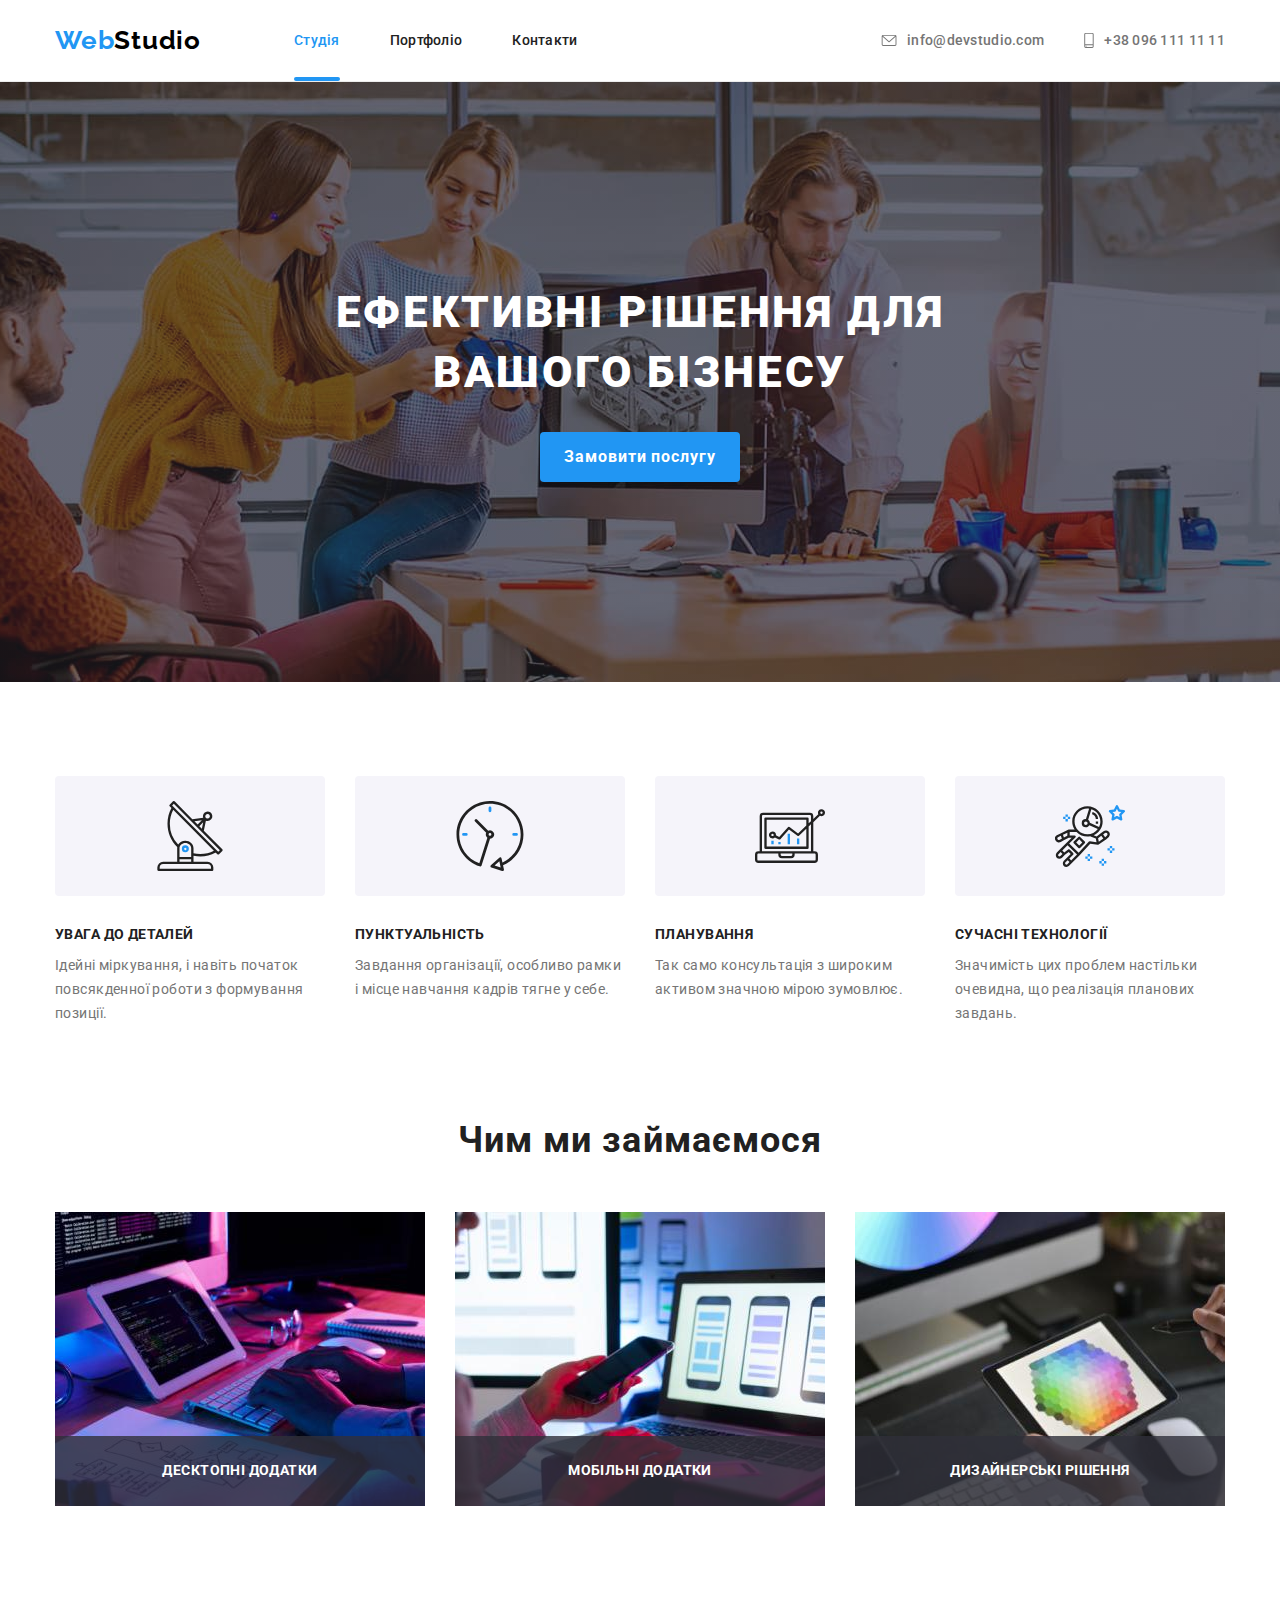
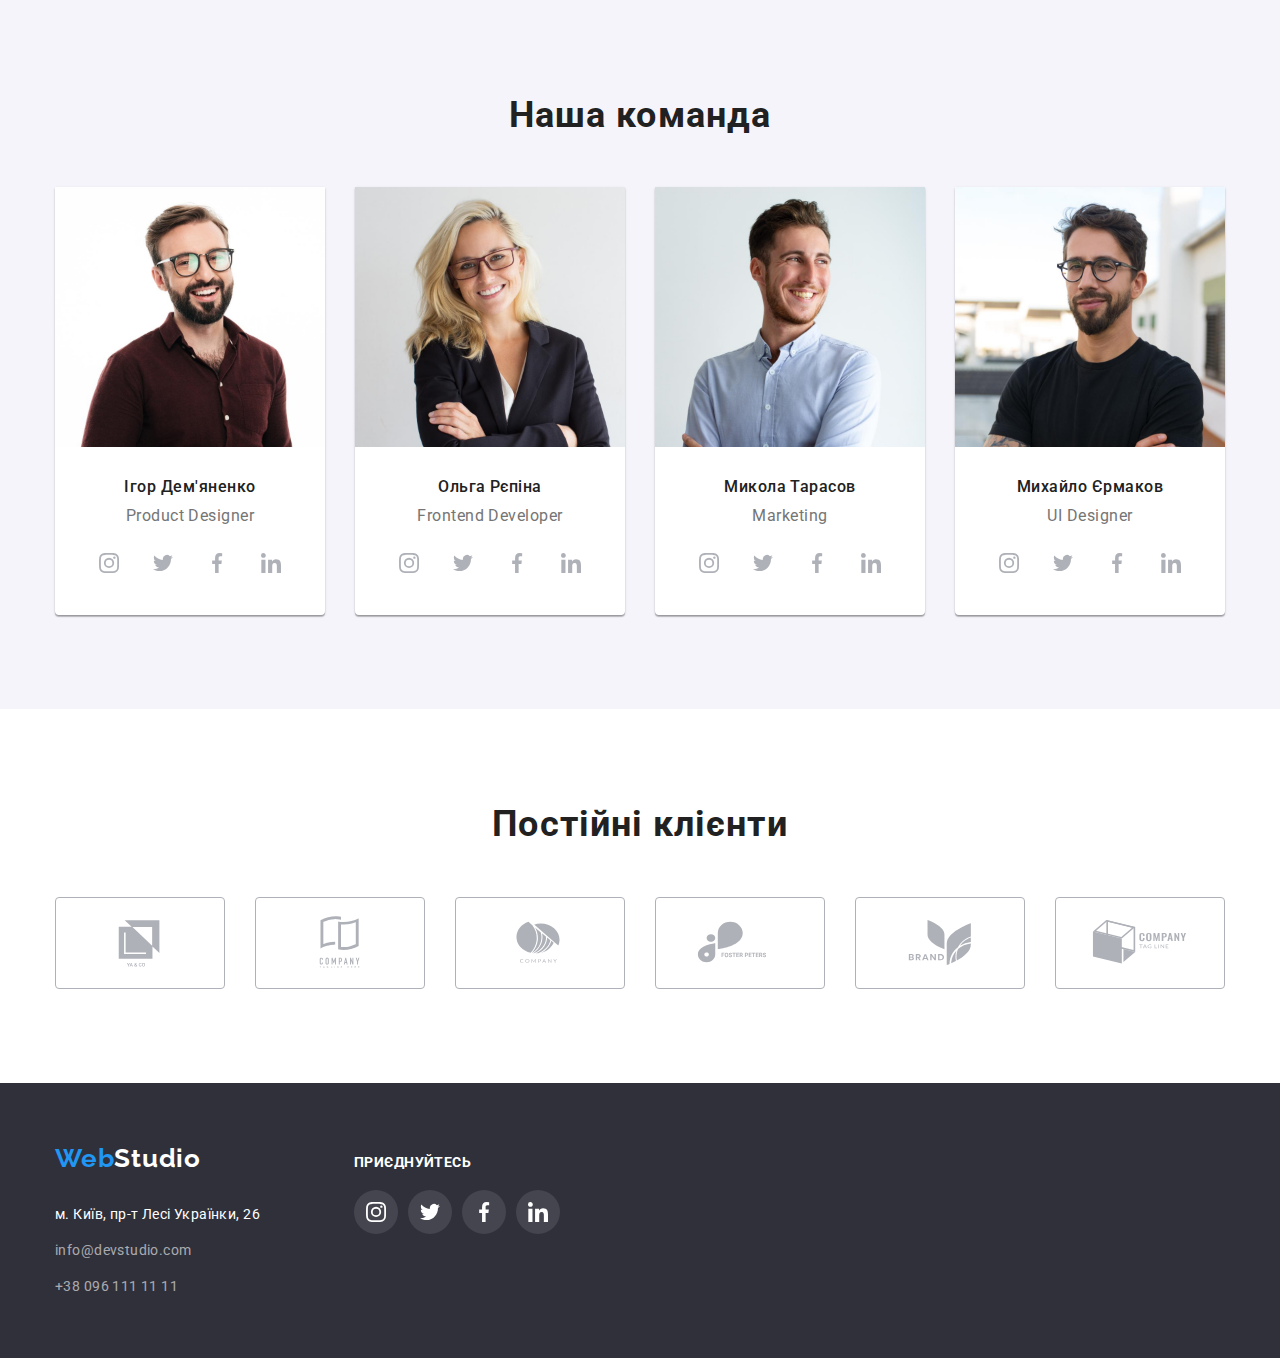
<file: index.html>
<!DOCTYPE html>
<html lang="uk">
  <head>
    <meta charset="UTF-8" />
    <meta http-equiv="X-UA-Compatible" content="IE=edge" />
    <meta name="viewport" content="width=device-width, initial-scale=1.0" />
    <title>Document</title>
    <link
      rel="stylesheet"
      href="https://cdnjs.cloudflare.com/ajax/libs/modern-normalize/2.0.0/modern-normalize.min.css"
    />
    <link rel="preconnect" href="https://fonts.googleapis.com" />
    <link rel="preconnect" href="https://fonts.gstatic.com" crossorigin />
    <link
      href="https://fonts.googleapis.com/css2?family=Raleway:wght@700&family=Roboto:wght@400;500;700;900&display=swap"
      rel="stylesheet"
    />
    <link rel="stylesheet" href="./css/styles.css" />
  </head>
  <body>
    <header>
      <div class="head-container container">
        <nav class="head-con">
          <a lang="en" href="#" class="header-logo"> <span>Web</span>Studio </a>
          <ul class="header-navigation">
            <li class="item">
              <a class="link current" href="./index.html"> Студія </a>
            </li>
            <li class="item">
              <a class="link" href="./portfolio.html"> Портфоліо </a>
            </li>
            <li class="item"><a class="link" href="#"> Контакти </a></li>
          </ul>
        </nav>
        <ul class="header-contacts">
          <li class="item">
            <a class="link" href="mailto:info@devstudio.com">
              <svg width="16" height="12" class="link-icon">
                <use href="./images/icons.svg#icon-envelope"></use>
              </svg>
              info@devstudio.com
            </a>
          </li>
          <li class="item">
            <a class="link" href="tel:380961111111">
              <svg width="10" height="16" class="link-icon">
                <use href="./images/icons.svg#icon-smartphone"></use>
              </svg>
              +38 096 111 11 11
            </a>
          </li>
        </ul>
      </div>
    </header>
    <main>
      <section class="hero">
        <div class="container">
          <h1>Ефективні рішення для вашого бізнесу</h1>
          <button data-modal-open type="button" class="hero-order">Замовити послугу</button>
        </div>
        <div data-modal class="backdrop is-hidden">
          <div class="modal">
            <button data-modal-close type="button" class="close">
              <svg width="30" height="30">
                <use href=./images/icons.svg#icon-close></use>
              </svg>
            </button>
          </div>
        </div>
      </section>
      <section class="advantages section">
        <!--Елемент потрібний для створення h3-->
        <div class="container">
          <h2 class="visually-hidden">Dummy</h2>
          <ul class="advantages-items">
            <li class="item">
              <div class="icon-box">
                <svg width="70" height="70" class="item-icon">
                  <use href="./images/icons.svg#icon-antenna-1"></use>
                </svg>
              </div>
              <h3 class="advantages-head">УВАГА ДО ДЕТАЛЕЙ</h3>
              <p class="advantages-text">
                Ідейні міркування, і навіть початок повсякденної роботи з
                формування позиції.
              </p>
            </li>
            <li class="item">
              <div class="icon-box">
                <svg width="70" height="70" class="item-icon">
                  <use href="./images/icons.svg#icon-clock-1"></use>
                </svg>
              </div>
              <h3 class="advantages-head">ПУНКТУАЛЬНІСТЬ</h3>
              <p class="advantages-text">
                Завдання організації, особливо рамки і місце навчання кадрів
                тягне у себе.
              </p>
            </li>
            <li class="item">
              <div class="icon-box">
                <svg width="70" height="70" class="item-icon">
                  <use href="./images/icons.svg#icon-diagram-1"></use>
                </svg>
              </div>
              <h3 class="advantages-head">ПЛАНУВАННЯ</h3>
              <p class="advantages-text">
                Так само консультація з широким активом значною мірою зумовлює.
              </p>
            </li>
            <li class="item">
              <div class="icon-box">
                <svg width="70" height="70" class="item-icon">
                  <use href="./images/icons.svg#icon-astronaut-1"></use>
                </svg>
              </div>
              <h3 class="advantages-head">СУЧАСНІ ТЕХНОЛОГІЇ</h3>
              <p class="advantages-text">
                Значимість цих проблем настільки очевидна, що реалізація
                планових завдань.
              </p>
            </li>
          </ul>
        </div>
      </section>
      <section class="about section">
        <div class="container">
          <h2 class="about-head">Чим ми займаємося</h2>
          <ul class="about-items">
            <li class="item">
              <img
                src="./images/img11r.jpg"
                alt="Навчання логіці html"
                width="370"
                height="294"
                class="about-image"
              />
              <div class="about-after">
                <p class="about-text-after">Десктопні додатки</p>
              </div>
            </li>
            <li class="item">
              <img
                src="./images/img12r.jpg"
                alt="Серфінг по інтернету за допомогою телефону"
                width="370"
                height="294"
                class="about-image"
              />
              <div class="about-after">
                <p class="about-text-after">Мобільні додатки</p>
              </div>
            </li>
            <li class="item">
              <img
                src="./images/img13r.jpg"
                alt="Палітра на графічному планшеті"
                width="370"
                height="294"
                class="about-image"
              />
               <div class="about-after">
                <p class="about-text-after">Дизайнерські рішення</p>
              </div>
            </li>
          </ul>
        </div>
      </section>
      <section class="team section">
        <div class="container">
          <h2 class="team-head">Наша команда</h2>
          <ul class="team-items">
            <li class="item">
              <img
                src="./images/img2r.jpg"
                alt="Фото Ігора Дем`яненко"
                width="270"
                height="260"
                class="team-photo"
              />
              <div class="team-box">
                <h3 class="team-name">Ігор Дем'яненко</h3>
                <p lang="en" class="team-profession">Product Designer</p>
                <ul class="list-link-item">
                  <li class="link-items">
                    <a href="#">
                      <svg width="20" height="20">
                        <use href="./images/icons.svg#icon-instagram-2"></use>
                      </svg>
                    </a>
                  </li>
                  <li class="link-items">
                    <a href="#">
                      <svg width="20" height="20">
                        <use href="./images/icons.svg#icon-twitter-1"></use>
                      </svg>
                    </a>
                  </li>
                  <li class="link-items">
                    <a href="#">
                      <svg width="20" height="20">
                        <use href="./images/icons.svg#icon-facebook-1"></use>
                      </svg>
                    </a>
                  </li>
                  <li class="link-items">
                    <a href="#">
                      <svg width="20" height="20">
                        <use href="./images/icons.svg#icon-linkedin-1"></use>
                      </svg>
                    </a>
                  </li>
                </ul>
              </div>
            </li>
            <li class="item">
              <img
                src="./images/img3r.jpg"
                alt="Фото Ольги Рєпіної"
                width="270"
                height="260"
                class="team-photo"
              />
              <div class="team-box">
                <h3 class="team-name">Ольга Рєпіна</h3>
                <p lang="en" class="team-profession">Frontend Developer</p>
                <ul class="list-link-item">
                  <li class="link-items">
                    <a href="#">
                      <svg width="20" height="20">
                        <use href="./images/icons.svg#icon-instagram-2"></use>
                      </svg>
                    </a>
                  </li>
                  <li class="link-items">
                    <a href="#">
                      <svg width="20" height="20">
                        <use href="./images/icons.svg#icon-twitter-1"></use>
                      </svg>
                    </a>
                  </li>
                  <li class="link-items">
                    <a href="#">
                      <svg width="20" height="20">
                        <use href="./images/icons.svg#icon-facebook-1"></use>
                      </svg>
                    </a>
                  </li>
                  <li class="link-items">
                    <a href="#">
                      <svg width="20" height="20">
                        <use href="./images/icons.svg#icon-linkedin-1"></use>
                      </svg>
                    </a>
                  </li>
                </ul>
              </div>
            </li>
            <li class="item">
              <img
                src="./images/img4r.jpg"
                alt="Фото Миколи Тарасова"
                width="270"
                height="260"
                class="team-photo"
              />
              <div class="team-box">
                <h3 class="team-name">Микола Тарасов</h3>
                <p lang="en" class="team-profession">Marketing</p>
                <ul class="list-link-item">
                  <li class="link-items">
                    <a href="#">
                      <svg width="20" height="20">
                        <use href="./images/icons.svg#icon-instagram-2"></use>
                      </svg>
                    </a>
                  </li>
                  <li class="link-items">
                    <a href="#">
                      <svg width="20" height="20">
                        <use href="./images/icons.svg#icon-twitter-1"></use>
                      </svg>
                    </a>
                  </li>
                  <li class="link-items">
                    <a href="#">
                      <svg width="20" height="20">
                        <use href="./images/icons.svg#icon-facebook-1"></use>
                      </svg>
                    </a>
                  </li>
                  <li class="link-items">
                    <a href="#">
                      <svg width="20" height="20">
                        <use href="./images/icons.svg#icon-linkedin-1"></use>
                      </svg>
                    </a>
                  </li>
                </ul>
              </div>
            </li>
            <li class="item">
              <img
                src="./images/img5r.jpg"
                alt="Фото Михайла Єрмакова"
                width="270"
                height="260"
                class="team-photo"
              />
              <div class="team-box">
                <h3 class="team-name">Михайло Єрмаков</h3>
                <p lang="en" class="team-profession">UI Designer</p>
                <ul class="list-link-item">
                  <li class="link-items">
                    <a href="#">
                      <svg width="20" height="20">
                        <use href="./images/icons.svg#icon-instagram-2"></use>
                      </svg>
                    </a>
                  </li>
                  <li class="link-items">
                    <a href="#">
                      <svg width="20" height="20">
                        <use href="./images/icons.svg#icon-twitter-1"></use>
                      </svg>
                    </a>
                  </li>
                  <li class="link-items">
                    <a href="#">
                      <svg width="20" height="20">
                        <use href="./images/icons.svg#icon-facebook-1"></use>
                      </svg>
                    </a>
                  </li>
                  <li class="link-items">
                    <a href="#">
                      <svg width="20" height="20">
                        <use href="./images/icons.svg#icon-linkedin-1"></use>
                      </svg>
                    </a>
                  </li>
                </ul>
              </div>
            </li>
          </ul>
        </div>
      </section>
      <section class="clients section">
        <div class="container">
          <h2 class="clients-head">Постійні клієнти</h2>
          <ul class="cilents-item">
            <li class="item">
              <a href="#">
                <svg width="106" height="60">
                  <use href="./images/icons.svg#icon-yaco"></use>
                </svg>
              </a>
            </li>
            <li class="item">
              <a href="#">
                <svg width="106" height="60">
                  <use href="./images/icons.svg#icon-taglinehere"></use>
                </svg>
              </a>
            </li>
            <li class="item">
              <a href="#">
                <svg width="106" height="60">
                  <use href="./images/icons.svg#icon-company"></use>
                </svg>
              </a>
            </li>
            <li class="item">
              <a href="#">
                <svg width="106" height="60">
                  <use href="./images/icons.svg#icon-Foster"></use>
                </svg>
              </a>
            </li>
            <li class="item">
              <a href="#">
                <svg width="106" height="60">
                  <use href="./images/icons.svg#icon-brand"></use>
                </svg>
              </a>
            </li>
            <li class="item">
              <a href="#">
                <svg width="106" height="60">
                  <use href="./images/icons.svg#icon-tagline"></use>
                </svg>
              </a>
            </li>
          </ul>
        </div>
      </section>
    </main>
    <footer>
      <div class="foot container"> 
        <div class="f-con">
          <a lang="en" href="#" class="footer-logo"> <span>Web</span>Studio </a>
          <address class="footer-address">
            <ul class="footer-items">
              <li class="item">
                <a
                  href="https://goo.gl/maps/CPtrU1FHBa2aNyZL9"
                  target="_blank"
                  rel="noopener noreferrer"
                  class="footer-location"
                  >м. Київ, пр-т Лесі Українки, 26</a
                >
              </li>
              <li class="item">
                <a class="footer-contacts" href="mailto:info@devstudio.com">
                  info@devstudio.com
                </a>
              </li>
              <li class="item">
                <a class="footer-contacts" href="tel:+380961111111">
                  +38 096 111 11 11
                </a>
              </li>
            </ul>
          </address>
        </div>
        <div class="f-add">
          <p class="f-add-h">приєднуйтесь</p>
          <ul class="footer-add-item">
            <li class="add-item">
              <a href="#">
                <svg width="20" height="20">
                  <use href="./images/icons.svg#icon-instagram-2"></use>
                </svg>
              </a>
            </li>
            <li class="add-item">
              <a href="#">
                <svg width="20" height="20">
                  <use href="./images/icons.svg#icon-twitter-1"></use>
                </svg>
              </a>
            </li>
            <li class="add-item">
              <a href="#">
                <svg width="20" height="20">
                  <use href="./images/icons.svg#icon-facebook-1"></use>
                </svg>
              </a>
            </li>
            <li class="add-item">
              <a href="#">
                <svg width="20" height="20">
                  <use href="./images/icons.svg#icon-linkedin-1"></use>
                </svg>
              </a>
            </li>
          </ul>
        </div>
      </div>
    </footer>
    <script src="./js/modal.js"></script>
  </body>
</html>
</file>
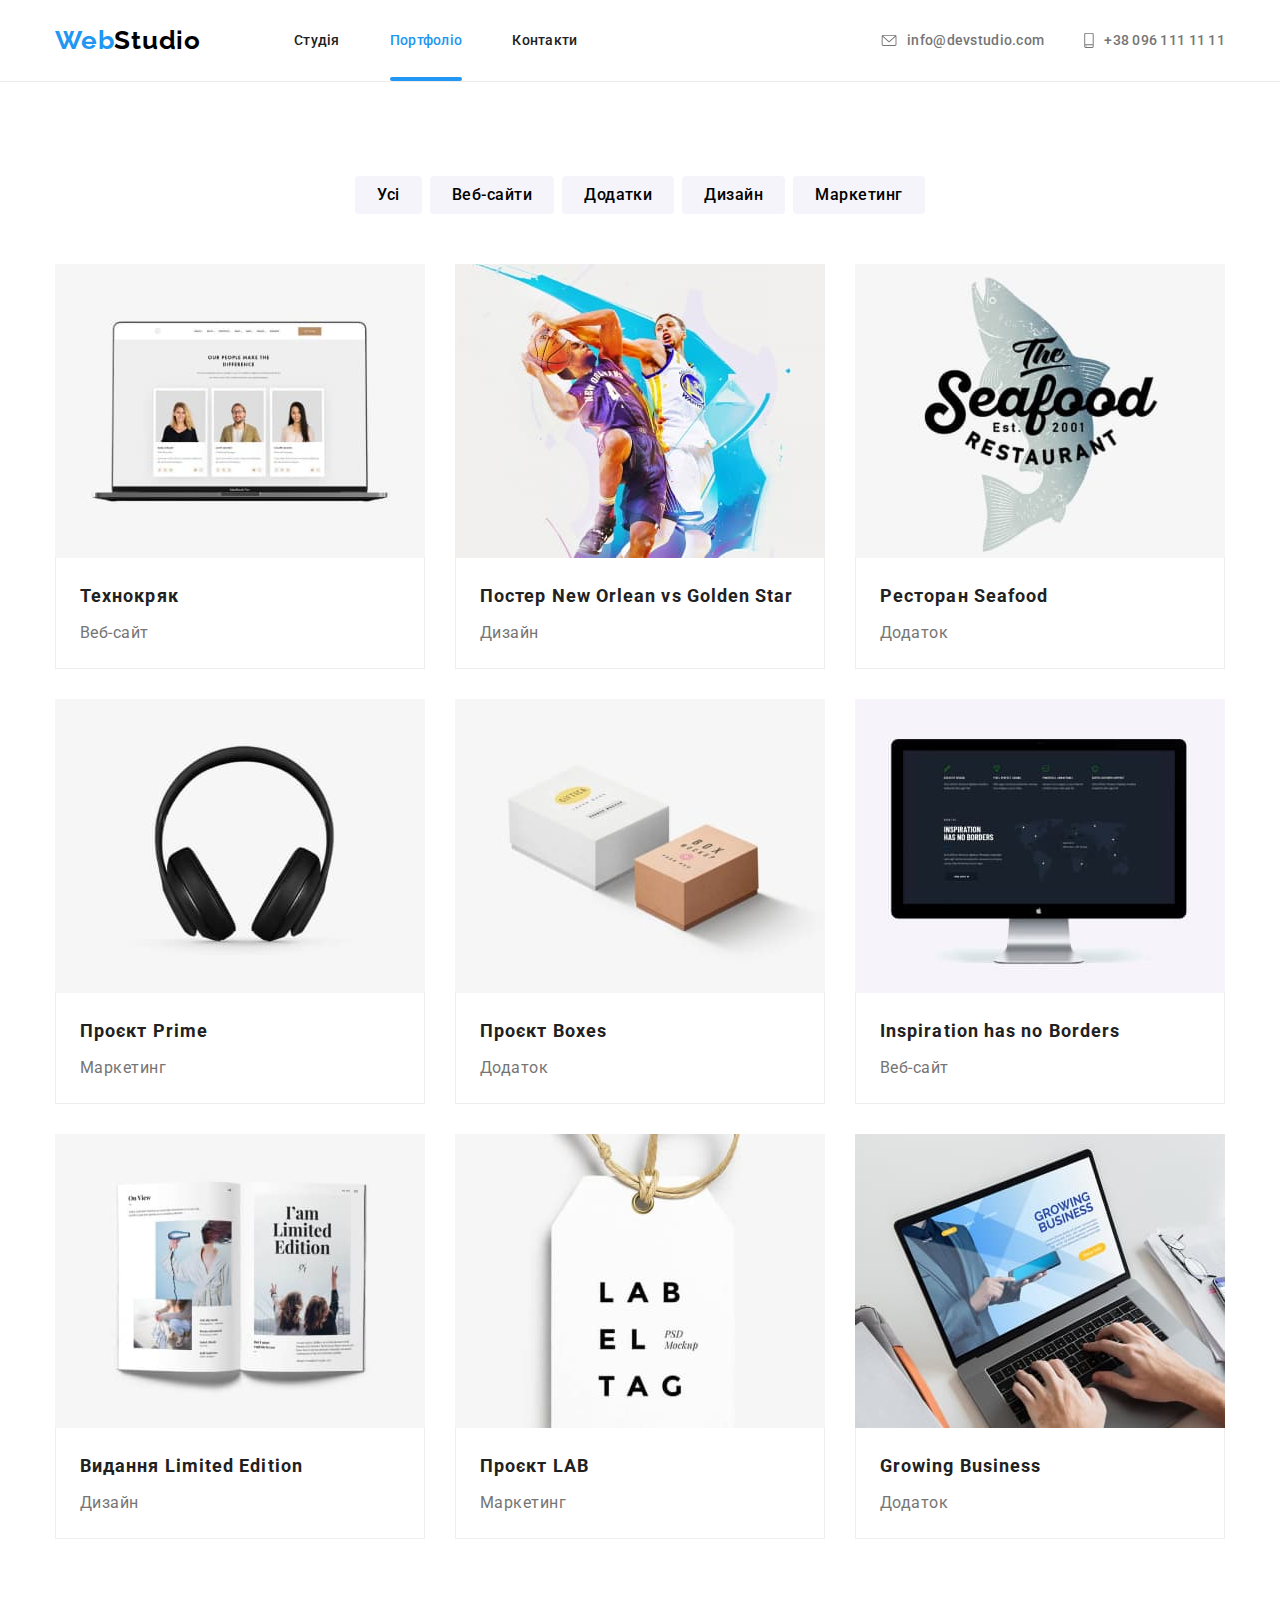
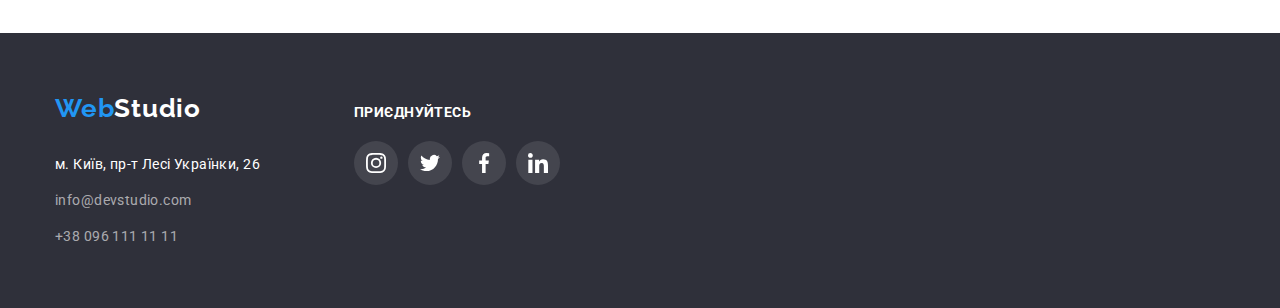
<file: portfolio.html>
<!DOCTYPE html>
<html lang="uk">
  <head>
    <meta charset="UTF-8" />
    <meta http-equiv="X-UA-Compatible" content="IE=edge" />
    <meta name="viewport" content="width=device-width, initial-scale=1.0" />
    <title>Document</title>
    <link
      rel="stylesheet"
      href="https://cdnjs.cloudflare.com/ajax/libs/modern-normalize/2.0.0/modern-normalize.min.css"
    />
    <link rel="preconnect" href="https://fonts.googleapis.com" />
    <link rel="preconnect" href="https://fonts.gstatic.com" crossorigin />
    <link
      href="https://fonts.googleapis.com/css2?family=Raleway:wght@700&family=Roboto:wght@400;500;700;900&display=swap"
      rel="stylesheet"
    />
    <link rel="stylesheet" href="./css/styles.css" />
  </head>
  <body>
    <header>
      <div class="head-container container">
        <nav class="head-con">
          <a lang="en" href="#" class="header-logo"> <span>Web</span>Studio </a>
          <ul class="header-navigation">
            <li class="item">
              <a class="link" href="./index.html"> Студія </a>
            </li>
            <li class="item">
              <a class="link current" href="./portfolio.html"> Портфоліо </a>
            </li>
            <li class="item"><a class="link" href="#"> Контакти </a></li>
          </ul>
        </nav>
        <ul class="header-contacts">
          <li class="item">
            <a class="link" href="mailto:info@devstudio.com">
              <svg width="16" height="12" class="link-icon">
                <use href="./images/icons.svg#icon-envelope"></use>
              </svg>
              info@devstudio.com
            </a>
          </li>
          <li class="item">
            <a class="link" href="tel:380961111111">
              <svg width="10" height="16" class="link-icon">
                <use href="./images/icons.svg#icon-smartphone"></use>
              </svg>
              +38 096 111 11 11
            </a>
          </li>
        </ul>
      </div>
    </header>
    <main>
      <section class="portfolio section">
        <div class="container">
          <h1 class="visually-hidden">portfolio</h1>
          <ul class="portfolio-navigation">
            <li class="item">
              <button type="button" class="portfolio-button">Усі</button>
            </li>
            <li class="item">
              <button type="button" class="portfolio-button">Веб-сайти</button>
            </li>
            <li class="item">
              <button type="button" class="portfolio-button">Додатки</button>
            </li>
            <li class="item">
              <button type="button" class="portfolio-button">Дизайн</button>
            </li>
            <li class="item">
              <button type="button" class="portfolio-button">Маркетинг</button>
            </li>
          </ul>

          <ul class="portfolio-posters">
            <li class="item">
              <a href="#">
                <div class="hover-box">
                  <img
                    class="portfolio-images"
                    src="./images/p1r.jpg"
                    alt="Демонстрація веб-сайту"
                    width="370"
                    height="294"
                  />
                  <div class="portfolio-before">
                    <p>
                      Ресурс пропонує комплексні пропозиції з різним рівнем
                      функціоналу та сервісів. Все це дозволить відвідувачу
                      отримати вичерпні відомості про компанію чи приватну
                      особу.
                    </p>
                  </div>
                </div>
                <div class="port-border">
                  <h2 class="portfolio-head">Технокряк</h2>
                  <p class="portfolio-text">Веб-сайт</p>
                </div>
              </a>
            </li>
            <li class="item">
              <a href="#">
                <div class="hover-box">
                  <img
                    class="portfolio-images"
                    src="./images/p2r.jpg"
                    alt="Постер з двума баскетболістами"
                    width="370"
                    height="294"
                  />
                  <div class="portfolio-before">
                    <p>
                      Ресурс пропонує комплексні пропозиції з різним рівнем
                      функціоналу та сервісів. Все це дозволить відвідувачу
                      отримати вичерпні відомості про компанію чи приватну
                      особу.
                    </p>
                  </div>
                </div>
                <div class="port-border">
                  <h2 class="portfolio-head">
                    Постер New Orlean vs Golden Star
                  </h2>
                  <p class="portfolio-text">Дизайн</p>
                </div>
              </a>
            </li>
            <li class="item">
              <a href="#">
                <div class="hover-box">
                  <img
                    class="portfolio-images"
                    src="./images/p3r.jpg"
                    alt="Назва ресторану на фоні напівпрозорої риби"
                    width="370"
                    height="294"
                  />
                  <div class="portfolio-before">
                    <p>
                      Ресурс пропонує комплексні пропозиції з різним рівнем
                      функціоналу та сервісів. Все це дозволить відвідувачу
                      отримати вичерпні відомості про компанію чи приватну
                      особу.
                    </p>
                  </div>
                </div>
                <div class="port-border">
                  <h2 class="portfolio-head">Ресторан Seafood</h2>
                  <p class="portfolio-text">Додаток</p>
                </div>
              </a>
            </li>
            <li class="item">
              <a href="#">
                <div class="hover-box">
                  <img
                    class="portfolio-images"
                    src="./images/p4r.jpg"
                    alt="Навушники на білому фоні"
                    width="370"
                    height="294"
                  />
                  <div class="portfolio-before">
                    <p>
                      Ресурс пропонує комплексні пропозиції з різним рівнем
                      функціоналу та сервісів. Все це дозволить відвідувачу
                      отримати вичерпні відомості про компанію чи приватну
                      особу.
                    </p>
                  </div>
                </div>
                <div class="port-border">
                  <h2 class="portfolio-head">Проєкт Prime</h2>
                  <p class="portfolio-text">Маркетинг</p>
                </div>
              </a>
            </li>
            <li class="item">
              <a href="#">
                <div class="hover-box">
                  <img
                    class="portfolio-images"
                    src="./images/p5r.jpg"
                    alt="Дві, гарно оформленні, коробочки"
                    width="370"
                    height="294"
                  />
                  <div class="portfolio-before">
                    <p>
                      Ресурс пропонує комплексні пропозиції з різним рівнем
                      функціоналу та сервісів. Все це дозволить відвідувачу
                      отримати вичерпні відомості про компанію чи приватну
                      особу.
                    </p>
                  </div>
                </div>
                <div class="port-border">
                  <h2 class="portfolio-head">Проєкт Boxes</h2>
                  <p class="portfolio-text">Додаток</p>
                </div>
              </a>
            </li>
            <li class="item">
              <a href="#">
                <div class="hover-box">
                  <img
                    class="portfolio-images"
                    src="./images/p6r.jpg"
                    alt="Екран із зображенням веб-сайту"
                    width="370"
                    height="294"
                  />
                  <div class="portfolio-before">
                    <p>
                      Ресурс пропонує комплексні пропозиції з різним рівнем
                      функціоналу та сервісів. Все це дозволить відвідувачу
                      отримати вичерпні відомості про компанію чи приватну
                      особу.
                    </p>
                  </div>
                </div>
                <div class="port-border">
                  <h2 class="portfolio-head" lang="en">
                    Inspiration has no Borders
                  </h2>
                  <p class="portfolio-text">Веб-сайт</p>
                </div>
              </a>
            </li>
            <li class="item">
              <a href="#">
                <div class="hover-box">
                  <img
                    class="portfolio-images"
                    src="./images/p7r.jpg"
                    alt="Журнал у гарному дизайні"
                    width="370"
                    height="294"
                  />
                  <div class="portfolio-before">
                    <p>
                      Ресурс пропонує комплексні пропозиції з різним рівнем
                      функціоналу та сервісів. Все це дозволить відвідувачу
                      отримати вичерпні відомості про компанію чи приватну
                      особу.
                    </p>
                  </div>
                </div>
                <div class="port-border">
                  <h2 class="portfolio-head">Видання Limited Edition</h2>
                  <p class="portfolio-text">Дизайн</p>
                </div>
              </a>
            </li>
            <li class="item">
              <a href="#">
                <div class="hover-box">
                  <img
                    class="portfolio-images"
                    src="./images/p8r.jpg"
                    alt="бірка"
                    width="370"
                    height="294"
                  />
                  <div class="portfolio-before">
                    <p>
                      Ресурс пропонує комплексні пропозиції з різним рівнем
                      функціоналу та сервісів. Все це дозволить відвідувачу
                      отримати вичерпні відомості про компанію чи приватну
                      особу.
                    </p>
                  </div>
                </div>
                <div class="port-border">
                  <h2 class="portfolio-head">Проєкт LAB</h2>
                  <p class="portfolio-text">Маркетинг</p>
                </div>
              </a>
            </li>
            <li class="item">
              <a href="#">
                <div class="hover-box">
                  <img
                    class="portfolio-images"
                    src="./images/p9r.jpg"
                    alt="Ноутбук із зображенням застосунку чи сайту"
                    width="370"
                    height="294"
                  />
                  <div class="portfolio-before">
                    <p>
                      Ресурс пропонує комплексні пропозиції з різним рівнем
                      функціоналу та сервісів. Все це дозволить відвідувачу
                      отримати вичерпні відомості про компанію чи приватну
                      особу.
                    </p>
                  </div>
                </div>
                <div class="port-border">
                  <h2 class="portfolio-head" lang="en">Growing Business</h2>
                  <p class="portfolio-text">Додаток</p>
                </div>
              </a>
            </li>
          </ul>
        </div>
      </section>
    </main>
    <footer>
      <div class="foot container">
        <h2 class="visually-hidden">Dummy</h2>
        <div class="f-con">
          <a lang="en" href="#" class="footer-logo"> <span>Web</span>Studio </a>
          <address class="footer-address">
            <ul class="footer-items">
              <li class="item">
                <a
                  href="https://goo.gl/maps/CPtrU1FHBa2aNyZL9"
                  target="_blank"
                  rel="noopener noreferrer"
                  class="footer-location"
                  >м. Київ, пр-т Лесі Українки, 26</a
                >
              </li>
              <li class="item">
                <a class="footer-contacts" href="mailto:info@devstudio.com">
                  info@devstudio.com
                </a>
              </li>
              <li class="item">
                <a class="footer-contacts" href="tel:+380961111111">
                  +38 096 111 11 11
                </a>
              </li>
            </ul>
          </address>
        </div>
        <div class="f-add">
          <h3 class="f-add-h">приєднуйтесь</h3>
          <ul class="footer-add-item">
            <li class="add-item">
              <a href="#">
                <svg width="20" height="20">
                  <use href="./images/icons.svg#icon-instagram-2"></use>
                </svg>
              </a>
            </li>
            <li class="add-item">
              <a href="#">
                <svg width="20" height="20">
                  <use href="./images/icons.svg#icon-twitter-1"></use>
                </svg>
              </a>
            </li>
            <li class="add-item">
              <a href="#">
                <svg width="20" height="20">
                  <use href="./images/icons.svg#icon-facebook-1"></use>
                </svg>
              </a>
            </li>
            <li class="add-item">
              <a href="#">
                <svg width="20" height="20">
                  <use href="./images/icons.svg#icon-linkedin-1"></use>
                </svg>
              </a>
            </li>
          </ul>
        </div>
      </div>
    </footer>
  </body>
</html>
</file>
<file: css/styles.css>
/*загальні зміни*/
a {
  text-decoration: none;
}
li {
  list-style-type: none;
}
:root {
  --selection-color: #2196f3;
  --head-color: #212121;
  --text-color: #757575;
  --svg-color: #afb1b8;
  --bc: #f5f4fa;
  --timing-function: cubic-bezier(0.4, 0, 0.2, 1);
}
body {
  font-family: Roboto, sans-serif;
  color: var(--head-color);
  margin: 0;
}
h1,
h2,
h3,
h4,
p,
ul {
  margin: 0;
  padding: 0;
}
img {
  display: block;
}
.container {
  width: 1200px;
  padding: 0 15px;
  margin-left: auto;
  margin-right: auto;
}
.section {
  padding-bottom: 94px;
}
.visually-hidden {
  position: absolute;
  width: 1px;
  height: 1px;
  margin: -1px;
  border: 0;
  padding: 0;

  white-space: nowrap;
  clip-path: inset(100%);
  clip: rect(0 0 0 0);
  overflow: hidden;
}
/*header*/
header {
  border-bottom: 1px solid #ececec;
}
.head-container {
  display: flex;
  align-items: center;
}
.head-con {
  display: flex;
  align-items: center;
}
.header-logo {
  color: #000;
  font-family: Raleway;
  font-size: 26px;
  font-style: normal;
  font-weight: 700;
  line-height: 1.2;
  letter-spacing: 0.78px;
}
.header-logo span {
  color: var(--selection-color);
}

/*header-navigation*/

.header-navigation {
  display: flex;
  margin-left: 93px;
}
.header-navigation .item:not(:last-child) {
  margin-right: 50px;
}
.header-navigation a {
  display: block;
  padding: 32px 0;

  position: relative;

  color: var(--head-color);
  font-family: Roboto;
  font-size: 14px;
  font-style: normal;
  font-weight: 500;
  line-height: 1.2;
  letter-spacing: 0.28px;

  transition: color 250ms var(--timing-function);
}
.header-navigation .link:focus,
.header-navigation .link:hover {
  color: var(--selection-color);
}
.header-navigation .link.current {
  color: var(--selection-color);
}
.header-navigation .link.current::after {
  content: "";

  display: block;

  position: absolute;

  bottom: 0;
  left: 0;
  width: 100%;
  height: 4px;
  background-color: var(--selection-color);
  border-radius: 2px;
}

/*header-contacts*/

.header-contacts {
  display: flex;
  margin-left: auto;
}
.header-contacts .link {
  display: flex;
  align-items: center;

  transition: color 250ms var(--timing-function);
}
.header-contacts .link-icon {
  margin-right: 10px;
  fill: var(--text-color);

  transition: fill 250ms var(--timing-function);
}
.header-contacts .item:not(:last-child) {
  margin-right: 40px;
}
.header-contacts a {
  color: var(--text-color);
  font-family: Roboto;
  font-size: 14px;
  font-style: normal;
  font-weight: 500;
  line-height: 1.2;
  letter-spacing: 0.28px;
}
.header-contacts .link:focus,
.header-contacts .link:hover {
  color: var(--selection-color);
}
.header-contacts .link:focus svg,
.header-contacts .link:hover svg {
  fill: var(--selection-color);
}

/*index.html*/
/*hero*/

.hero {
  margin-right: auto;
  margin-left: auto;
  text-align: center;
  background-color: #c4c4c4;
  padding: 200px 0;
  max-width: 1600px;

  background-image: linear-gradient(
      rgba(47, 48, 58, 0.4),
      rgba(47, 48, 58, 0.4)
    ),
    url(../images/Img.jpg);
  background-repeat: no-repeat;
  background-position: center;
  background-size: cover;
}
.hero h1 {
  width: 696px;

  margin-bottom: 30px;
  margin-left: auto;
  margin-right: auto;

  color: #fff;
  text-align: center;
  font-size: 44px;
  font-style: normal;
  font-weight: 900;
  line-height: 1.36364;
  letter-spacing: 2.64px;
  text-transform: uppercase;
}
.hero-order {
  padding: 0;
  width: 200px;
  height: 50px;
  border-radius: 4px;
  border: var(--selection-color);

  color: #fff;
  background-color: var(--selection-color);
  text-align: center;
  font-family: Roboto;
  font-size: 16px;
  font-style: normal;
  font-weight: 700;
  line-height: 1.875;
  letter-spacing: 0.96px;
  cursor: pointer;
  box-shadow: 0px 4px 4px 0px rgba(0, 0, 0, 0.15);
}
.backdrop {
  position: fixed;
  z-index: 1;
  top: 0;
  left: 0;
  width: 100%;
  height: 100%;

  background: rgba(0, 0, 0, 0.2);
  opacity: 1;
  visibility: visible;
  transition: opacity 250ms var(--timing-function),
    visibility 250ms var(--timing-function);
}
.backdrop.is-hidden {
  opacity: 0;
  pointer-events: none;
  visibility: hidden;
}
.modal {
  position: absolute;
  z-index: 1;
  width: 528px;
  height: 581px;
  top: 50%;
  left: 50%;
  transform: translate(-50%, -50%) scale(1);

  border-radius: 4px;
  background: #fff;
  box-shadow: 0px 2px 1px 0px rgba(0, 0, 0, 0.2),
    0px 1px 1px 0px rgba(0, 0, 0, 0.14), 0px 1px 3px 0px rgba(0, 0, 0, 0.12);

  transition: transform 250ms var(--timing-function);
}
.backdrop.is-hidden .modal {
  transform: translate(-50%, -50%) scale(0.9);
}
.close {
  position: absolute;
  top: 8px;
  right: 8px;

  width: 30px;
  height: 30px;
  padding: 0;
  border: none;
  font: inherit;
  color: inherit;
  background-color: transparent;
  cursor: pointer;
}

/*advantages*/

.advantages {
  padding-top: 94px;
}

.advantages-items {
  display: flex;
}
.advantages-items .item {
  width: 270px;
}
.advantages-items .icon-box {
  border-radius: 4px;
  width: 270px;
  height: 120px;
  display: flex;
  justify-content: center;
  align-items: center;
  background-color: var(--bc);
  margin-bottom: 30px;
}
.advantages-items .item:not(:last-child) {
  margin-right: 30px;
}

.advantages-head {
  margin-bottom: 10px;

  font-size: 14px;
  font-style: normal;
  font-weight: 700;
  line-height: 1.2;
  letter-spacing: 0.42px;
  text-transform: uppercase;
}
.advantages-text {
  color: var(--text-color);

  font-size: 14px;
  font-style: normal;
  font-weight: 400;
  line-height: 1.71429;
  letter-spacing: 0.42px;
}

/*about*/
.about-items {
  display: flex;
}
.about-items .item:not(:last-child) {
  margin-right: 30px;
}
.about-head {
  margin-bottom: 50px;
  text-align: center;

  font-size: 36px;
  font-style: normal;
  font-weight: 700;
  line-height: 1.2;
  letter-spacing: 1.08px;
}
.about-items .item {
  position: relative;
  z-index: 0;
}
.about-after {
  display: flex;
  justify-content: center;
  align-items: center;

  position: absolute;
  z-index: 0;

  background: rgba(47, 48, 58, 0.8);
  left: 0;
  bottom: 0;
  width: 100%;
  height: 70px;
}
.about-text-after {
  color: #fff;
  text-align: center;
  font-size: 14px;
  font-style: normal;
  font-weight: 700;
  line-height: 1.2;
  letter-spacing: 0.42px;
  text-transform: uppercase;
}

/*team*/

.team {
  background: var(--bc);
  padding-top: 94px;
}
.team li {
  background-color: #fff;
}
.team-head {
  margin-bottom: 50px;
  text-align: center;

  font-size: 36px;
  font-style: normal;
  font-weight: 700;
  line-height: 1.2;
  letter-spacing: 1.08px;
}
.team-items {
  display: flex;
}
.team-items .item:not(:last-child) {
  margin-right: 30px;
}
.team-items .item {
  border-radius: 0px 0px 4px 4px;
  box-shadow: 0px 2px 1px 0px rgba(0, 0, 0, 0.2),
    0px 1px 1px 0px rgba(0, 0, 0, 0.14), 0px 1px 3px 0px rgba(0, 0, 0, 0.12);
}
.team-box {
  padding: 30px 0;
}
.team-name {
  text-align: center;

  font-size: 16px;
  font-style: normal;
  font-weight: 500;
  line-height: 1.2;
  letter-spacing: 0.48px;
}
.team-profession {
  margin-top: 10px;
  text-align: center;

  color: var(--text-color);
  font-size: 16px;
  font-style: normal;
  font-weight: 400;
  line-height: 1.2;
  letter-spacing: 0.48px;
}
.list-link-item {
  display: flex;
  justify-content: center;
  margin-top: 16px;
}
.list-link-item .link-items {
  display: flex;
  align-content: center;
  width: 44px;
  height: 44px;
}
.list-link-item a {
  display: flex;
  justify-content: center;
  align-items: center;
  border-radius: 50%;
  width: 100%;
  height: 100%;

  transition: background-color 250ms var(--timing-function);
}
.list-link-item a:focus,
.list-link-item a:hover {
  background-color: var(--selection-color);
}
.list-link-item a:focus svg,
.list-link-item a:hover svg {
  fill: #fff;
}

.list-link-item .link-items:not(:last-child) {
  margin-right: 10px;
}
.list-link-item svg {
  fill: var(--svg-color);
  transition: fill 250ms var(--timing-function);
}
/*clients*/
.clients {
  padding-top: 94px;
}
.clients-head {
  color: #212121;
  text-align: center;
  font-size: 36px;
  font-style: normal;
  font-weight: 700;
  line-height: 1.2;
  letter-spacing: 1.08px;
}
.cilents-item {
  display: flex;
  justify-content: center;
  margin-top: 50px;
}
.cilents-item .item {
  width: 170px;
  height: 92px;
}

.cilents-item .item:not(:last-child) {
  margin-right: 30px;
}
.cilents-item a {
  width: 100%;
  height: 100%;
  display: flex;
  align-items: center;
  justify-content: center;
  border-radius: 4px;
  border: 1px solid var(--svg-color);

  transition: border-color 250ms var(--timing-function);
}
.cilents-item svg {
  fill: var(--svg-color);

  transition: fill 250ms var(--timing-function);
}
.cilents-item a:focus,
.cilents-item a:hover {
  border-color: var(--selection-color);
}
.cilents-item a:focus svg,
.cilents-item a:hover svg {
  fill: var(--selection-color);
}

/*portfolio.html*/
.portfolio {
  padding-top: 94px;
}
.portfolio-navigation {
  display: flex;
  justify-content: center;
  margin-bottom: 50px;
}
.portfolio-navigation .item:not(:last-child) {
  margin-right: 8px;
}
.portfolio-button {
  padding: 6px 22px;
  border-radius: 4px;
  border: var(--bc);

  background-color: var(--bc);
  text-align: center;
  cursor: pointer;
  font-size: 16px;
  font-style: normal;
  font-weight: 500;
  line-height: 1.625;
  letter-spacing: 0.48px;

  transition: color 250ms var(--timing-function),
    background-color 250ms var(--timing-function),
    box-shadow 250ms var(--timing-function);
}
.portfolio-button:focus,
.portfolio-button:hover {
  color: #fff;
  background-color: var(--selection-color);
  box-shadow: 0px 2px 2px 0px rgba(0, 0, 0, 0.12),
    0px 1px 2px 0px rgba(0, 0, 0, 0.08), 0px 3px 1px 0px rgba(0, 0, 0, 0.1);
}
.portfolio-posters {
  display: flex;
  flex-wrap: wrap;
}
.portfolio-posters .port-border {
  border-bottom: 1px solid #eee;
  border-right: 1px solid #eee;
  border-left: 1px solid #eee;
  padding: 20px 24px;
}
.portfolio-posters a {
  display: block;

  transition: box-shadow 250ms var(--timing-function);
}
.portfolio-posters a:hover,
.portfolio-posters a:focus {
  box-shadow: 1px 4px 6px 0px rgba(0, 0, 0, 0.16),
    0px 4px 4px 0px rgba(0, 0, 0, 0.06), 0px 1px 1px 0px rgba(0, 0, 0, 0.12);
}
.portfolio-posters .item:not(:nth-child(3n)) {
  margin-right: 30px;
}
.portfolio-posters .item:not(:nth-last-child(-n + 3)) {
  margin-bottom: 30px;
}
.hover-box {
  position: relative;
  overflow: hidden;
}
.portfolio-before {
  display: flex;
  justify-content: center;
  align-items: center;

  position: absolute;
  top: 0;
  width: 100%;
  height: 294px;

  background: rgba(33, 150, 243, 0.9);

  transform: translateY(101%);
  transition: transform 250ms var(--timing-function);
}
.portfolio-posters a:hover .portfolio-before,
.portfolio-posters a:focus .portfolio-before {
  transform: translateY(0%);
}

.portfolio-before p {
  width: 322px;
  color: #fff;
  font-size: 18px;
  font-style: normal;
  font-weight: 400;
  line-height: 1.55;
  letter-spacing: 0.54px;
}

.portfolio-head {
  margin-bottom: 4px;

  color: var(--head-color);
  font-size: 18px;
  font-style: normal;
  font-weight: 700;
  line-height: 2;
  letter-spacing: 1.08px;
}
.portfolio-text {
  color: var(--text-color);
  font-size: 16px;
  font-style: normal;
  font-weight: 400;
  line-height: 1.875;
  letter-spacing: 0.48px;
}

/*footer*/

footer {
  background: #2f303a;
  padding: 60px 0;
}
.foot {
  display: flex;
  align-items: baseline;
}
.f-con {
  margin-right: 94px;
}
.footer-logo {
  display: inline-block;

  color: #fff;
  font-family: Raleway;
  font-size: 26px;
  font-style: normal;
  font-weight: 700;
  line-height: 1.2;
  letter-spacing: 0.78px;
}
.footer-logo span {
  color: var(--selection-color);
}

.footer-address {
  margin-top: 28px;
}
.footer-items .item:not(:last-child) {
  margin-bottom: 12px;
}
.footer-location {
  color: #fff;

  font-family: Roboto;
  font-size: 14px;
  font-style: normal;
  font-weight: 400;
  line-height: 1.71429;
  letter-spacing: 0.42px;
}
.footer-contacts {
  color: rgba(255, 255, 255, 0.6);

  font-family: Roboto;
  font-size: 14px;
  font-style: normal;
  font-weight: 400;
  line-height: 1.71429;
  letter-spacing: 0.42px;
}

.f-add-h {
  color: #fff;
  font-size: 14px;
  font-style: normal;
  font-weight: 700;
  line-height: 1.2;
  letter-spacing: 0.42px;
  text-transform: uppercase;
}
.footer-add-item {
  display: flex;
  margin-top: 20px;
}
.footer-add-item .add-item {
  display: flex;
  align-content: center;
  width: 44px;
  height: 44px;
}
.footer-add-item svg {
  fill: #fff;
}

.footer-add-item a {
  background-color: rgba(255, 255, 255, 0.1);
  display: flex;
  justify-content: center;
  align-items: center;
  border-radius: 50%;
  width: 100%;
  height: 100%;

  transition: background-color 250ms var(--timing-function);
}
.footer-add-item a:focus,
.footer-add-item a:hover {
  background-color: var(--selection-color);
}
.footer-add-item .add-item:not(:last-child) {
  margin-right: 10px;
}
</file>
